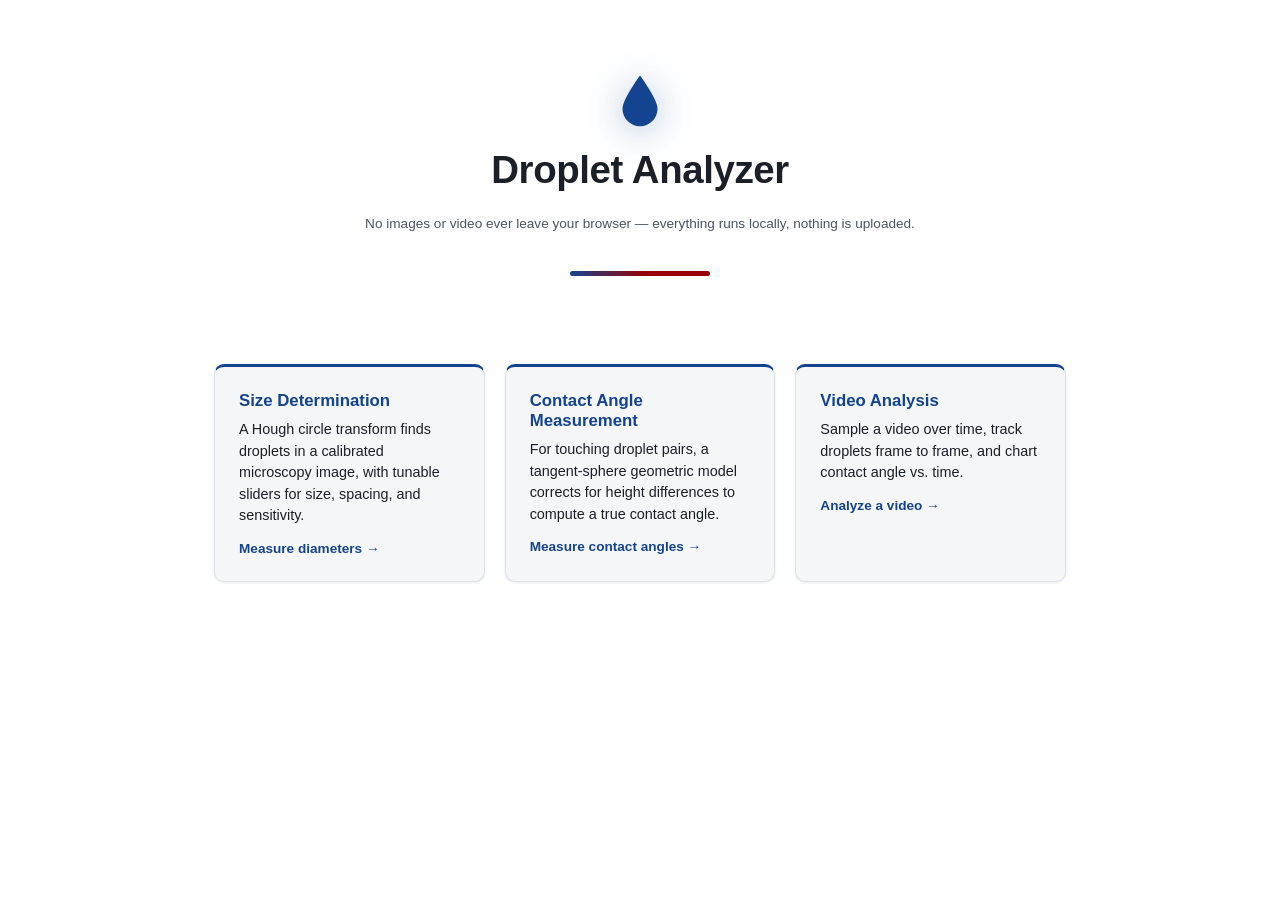
<file: index.html>
<!doctype html>
<html lang="en">
<head>
  <meta charset="utf-8" />
  <meta name="viewport" content="width=device-width, initial-scale=1" />
  <meta name="description" content="Measure droplet diameters and droplet-droplet contact angles from microscopy images and video, entirely in your browser — no uploads, no server." />
  <meta name="theme-color" content="#14448f" />
  <meta property="og:title" content="Droplet Analyzer" />
  <meta property="og:description" content="Measure droplet diameters and contact angles from microscopy images and video, entirely in your browser." />
  <meta property="og:type" content="website" />
  <link rel="icon" href="favicon.svg" type="image/svg+xml" />
  <title>Droplet Analyzer</title>
  <link rel="stylesheet" href="home.css" />
</head>
<body>
  <div class="shell">
    <header class="hero">
      <img src="favicon.svg" alt="" class="hero-mark" width="56" height="56" />
      <h1>Droplet Analyzer</h1>
      <p class="privacy-note">No images or video ever leave your browser — everything runs locally, nothing is uploaded.</p>
      <div class="divider" role="presentation"></div>
    </header>

    <section class="features">
      <a class="feature-card" href="size.html">
        <h2>Size Determination</h2>
        <p>A Hough circle transform finds droplets in a calibrated microscopy image, with tunable sliders for size, spacing, and sensitivity.</p>
        <span class="feature-link">Measure diameters &rarr;</span>
      </a>
      <a class="feature-card" href="contact-angle.html">
        <h2>Contact Angle Measurement</h2>
        <p>For touching droplet pairs, a tangent-sphere geometric model corrects for height differences to compute a true contact angle.</p>
        <span class="feature-link">Measure contact angles &rarr;</span>
      </a>
      <a class="feature-card" href="video.html">
        <h2>Video Analysis</h2>
        <p>Sample a video over time, track droplets frame to frame, and chart contact angle vs. time.</p>
        <span class="feature-link">Analyze a video &rarr;</span>
      </a>
    </section>
  </div>
</body>
</html>
</file>
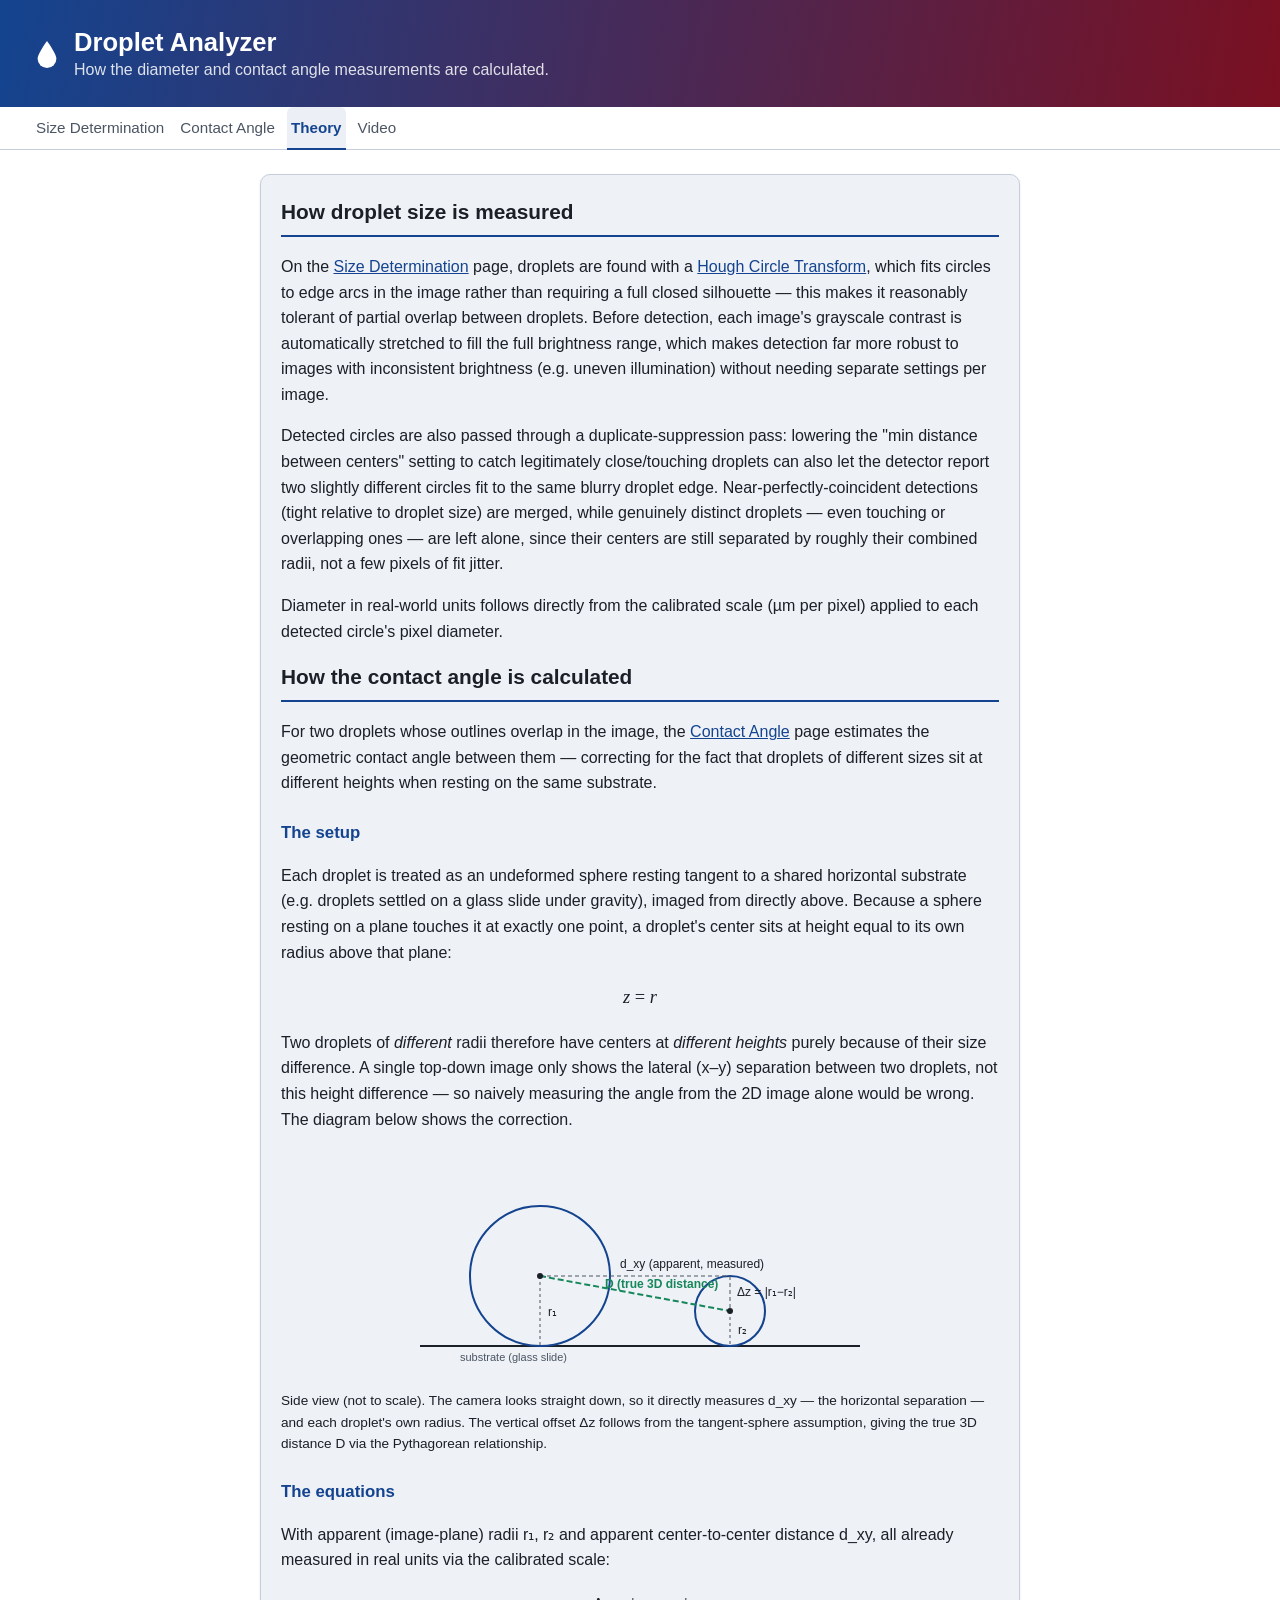
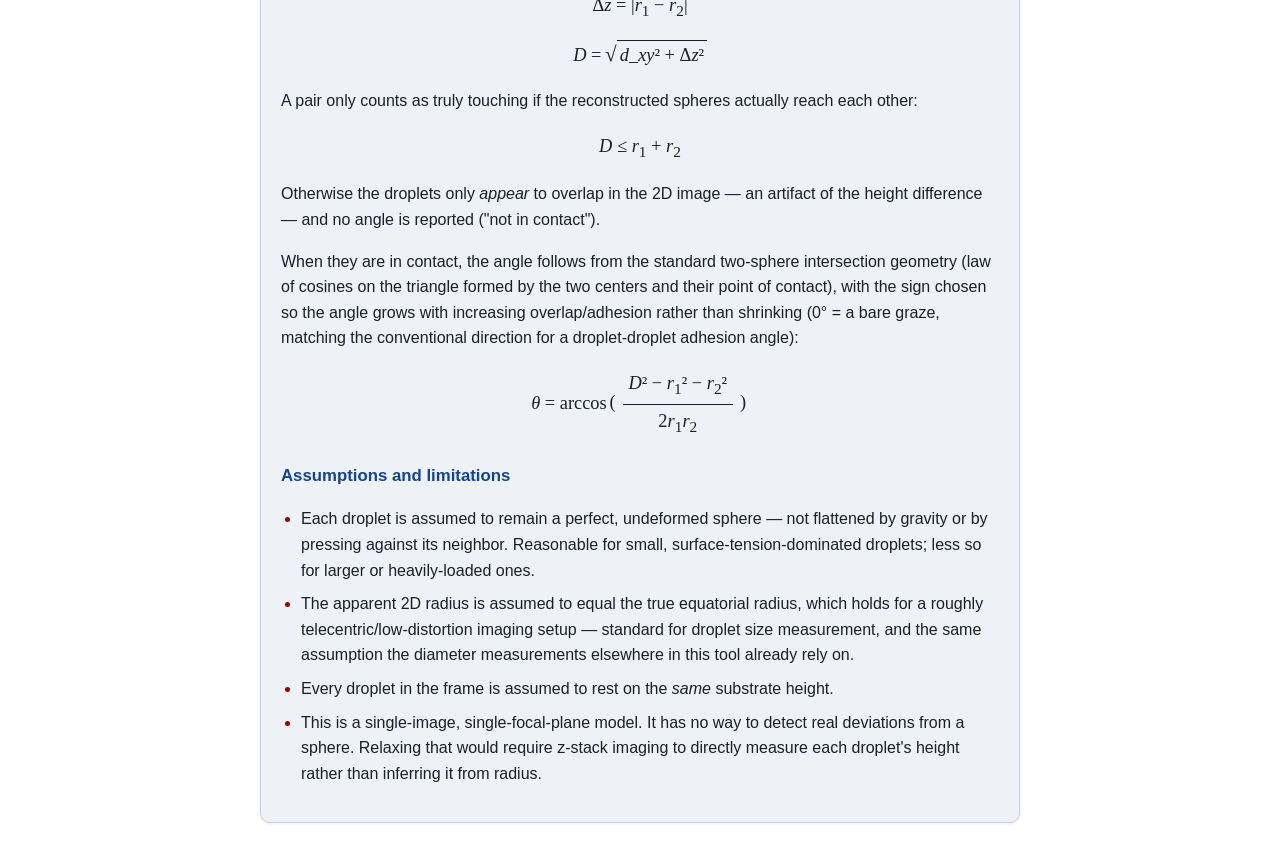
<file: theory.html>
<!doctype html>
<html lang="en">
<head>
  <meta charset="utf-8" />
  <meta name="viewport" content="width=device-width, initial-scale=1" />
  <meta name="description" content="How Droplet Analyzer calculates droplet diameter and droplet-droplet contact angle from a microscopy image." />
  <meta name="theme-color" content="#14448f" />
  <link rel="icon" href="favicon.svg" type="image/svg+xml" />
  <title>Droplet Analyzer — Theory</title>
  <link rel="stylesheet" href="style.css" />
</head>
<body>
  <header>
    <div class="header-inner">
      <a class="brand" href="index.html" aria-label="Droplet Analyzer home">
        <img src="favicon.svg" alt="" class="brand-mark" width="30" height="30" />
        <div>
          <h1>Droplet Analyzer</h1>
          <p class="subtitle">How the diameter and contact angle measurements are calculated.</p>
        </div>
      </a>
    </div>
  </header>

  <div class="shell">
  <nav class="tabs">
    <a class="tab-btn" href="size.html">Size Determination</a>
    <a class="tab-btn" href="contact-angle.html">Contact Angle</a>
    <a class="tab-btn active" href="theory.html" aria-current="page">Theory</a>
    <a class="tab-btn" href="video.html">Video</a>
  </nav>

  <main>
  <section class="theory-panel">
    <h2>How droplet size is measured</h2>
    <p>On the <a href="size.html">Size Determination</a> page, droplets are found with a <a href="https://docs.opencv.org/4.x/d3/de5/tutorial_js_houghcircles.html" target="_blank" rel="noopener">Hough Circle Transform</a>, which fits circles to edge arcs in the image rather than requiring a full closed silhouette — this makes it reasonably tolerant of partial overlap between droplets. Before detection, each image's grayscale contrast is automatically stretched to fill the full brightness range, which makes detection far more robust to images with inconsistent brightness (e.g. uneven illumination) without needing separate settings per image.</p>
    <p>Detected circles are also passed through a duplicate-suppression pass: lowering the "min distance between centers" setting to catch legitimately close/touching droplets can also let the detector report two slightly different circles fit to the same blurry droplet edge. Near-perfectly-coincident detections (tight relative to droplet size) are merged, while genuinely distinct droplets — even touching or overlapping ones — are left alone, since their centers are still separated by roughly their combined radii, not a few pixels of fit jitter.</p>
    <p>Diameter in real-world units follows directly from the calibrated scale (µm per pixel) applied to each detected circle's pixel diameter.</p>

    <h2>How the contact angle is calculated</h2>
    <p>For two droplets whose outlines overlap in the image, the <a href="contact-angle.html">Contact Angle</a> page estimates the geometric contact angle between them — correcting for the fact that droplets of different sizes sit at different heights when resting on the same substrate.</p>

    <h3>The setup</h3>
    <p>Each droplet is treated as an undeformed sphere resting tangent to a shared horizontal substrate (e.g. droplets settled on a glass slide under gravity), imaged from directly above. Because a sphere resting on a plane touches it at exactly one point, a droplet's center sits at height equal to its own radius above that plane:</p>
    <div class="eq"><span class="eq-var">z</span> = <span class="eq-var">r</span></div>
    <p>Two droplets of <em>different</em> radii therefore have centers at <em>different heights</em> purely because of their size difference. A single top-down image only shows the lateral (x–y) separation between two droplets, not this height difference — so naively measuring the angle from the 2D image alone would be wrong. The diagram below shows the correction.</p>

    <div class="theory-figure">
      <svg viewBox="0 0 480 220" role="img" aria-label="Side view of two droplets of different radii resting on a substrate, showing the apparent horizontal distance and the true 3D center-to-center distance">
        <line x1="20" y1="190" x2="460" y2="190" class="fig-substrate" />
        <circle cx="140" cy="120" r="70" class="fig-droplet" />
        <circle cx="330" cy="155" r="35" class="fig-droplet" />
        <line x1="140" y1="120" x2="140" y2="190" class="fig-dim" />
        <text x="148" y="160" class="fig-label">r₁</text>
        <line x1="330" y1="155" x2="330" y2="190" class="fig-dim" />
        <text x="338" y="178" class="fig-label">r₂</text>
        <line x1="140" y1="120" x2="330" y2="120" class="fig-dim-dashed" />
        <text x="220" y="112" class="fig-label">d_xy (apparent, measured)</text>
        <line x1="330" y1="120" x2="330" y2="155" class="fig-dim-dashed" />
        <text x="337" y="140" class="fig-label">Δz = |r₁−r₂|</text>
        <line x1="140" y1="120" x2="330" y2="155" class="fig-hyp" />
        <text x="205" y="132" class="fig-label fig-label-strong">D (true 3D distance)</text>
        <circle cx="140" cy="120" r="3" class="fig-center" />
        <circle cx="330" cy="155" r="3" class="fig-center" />
        <text x="60" y="205" class="fig-label fig-muted">substrate (glass slide)</text>
      </svg>
      <p class="hint">Side view (not to scale). The camera looks straight down, so it directly measures d_xy — the horizontal separation — and each droplet's own radius. The vertical offset Δz follows from the tangent-sphere assumption, giving the true 3D distance D via the Pythagorean relationship.</p>
    </div>

    <h3>The equations</h3>
    <p>With apparent (image-plane) radii r₁, r₂ and apparent center-to-center distance d_xy, all already measured in real units via the calibrated scale:</p>

    <div class="eq">Δ<span class="eq-var">z</span> = |<span class="eq-var">r</span><sub>1</sub> − <span class="eq-var">r</span><sub>2</sub>|</div>

    <div class="eq"><span class="eq-var">D</span> = <span class="eq-sqrt"><span class="eq-sqrt-inner"><span class="eq-var">d_xy</span>² + Δ<span class="eq-var">z</span>²</span></span></div>

    <p>A pair only counts as truly touching if the reconstructed spheres actually reach each other:</p>
    <div class="eq"><span class="eq-var">D</span> ≤ <span class="eq-var">r</span><sub>1</sub> + <span class="eq-var">r</span><sub>2</sub></div>
    <p>Otherwise the droplets only <em>appear</em> to overlap in the 2D image — an artifact of the height difference — and no angle is reported ("not in contact").</p>

    <p>When they are in contact, the angle follows from the standard two-sphere intersection geometry (law of cosines on the triangle formed by the two centers and their point of contact), with the sign chosen so the angle grows with increasing overlap/adhesion rather than shrinking (0° = a bare graze, matching the conventional direction for a droplet-droplet adhesion angle):</p>
    <div class="eq">
      <span class="eq-var">θ</span> = arccos<span class="eq-paren">(</span><span class="eq-frac"><span class="eq-num"><span class="eq-var">D</span>² − <span class="eq-var">r</span><sub>1</sub>² − <span class="eq-var">r</span><sub>2</sub>²</span><span class="eq-den">2<span class="eq-var">r</span><sub>1</sub><span class="eq-var">r</span><sub>2</sub></span></span><span class="eq-paren">)</span>
    </div>

    <h3>Assumptions and limitations</h3>
    <ul>
      <li>Each droplet is assumed to remain a perfect, undeformed sphere — not flattened by gravity or by pressing against its neighbor. Reasonable for small, surface-tension-dominated droplets; less so for larger or heavily-loaded ones.</li>
      <li>The apparent 2D radius is assumed to equal the true equatorial radius, which holds for a roughly telecentric/low-distortion imaging setup — standard for droplet size measurement, and the same assumption the diameter measurements elsewhere in this tool already rely on.</li>
      <li>Every droplet in the frame is assumed to rest on the <em>same</em> substrate height.</li>
      <li>This is a single-image, single-focal-plane model. It has no way to detect real deviations from a sphere. Relaxing that would require z-stack imaging to directly measure each droplet's height rather than inferring it from radius.</li>
    </ul>
  </section>
  </main>
  </div>
</body>
</html>
</file>
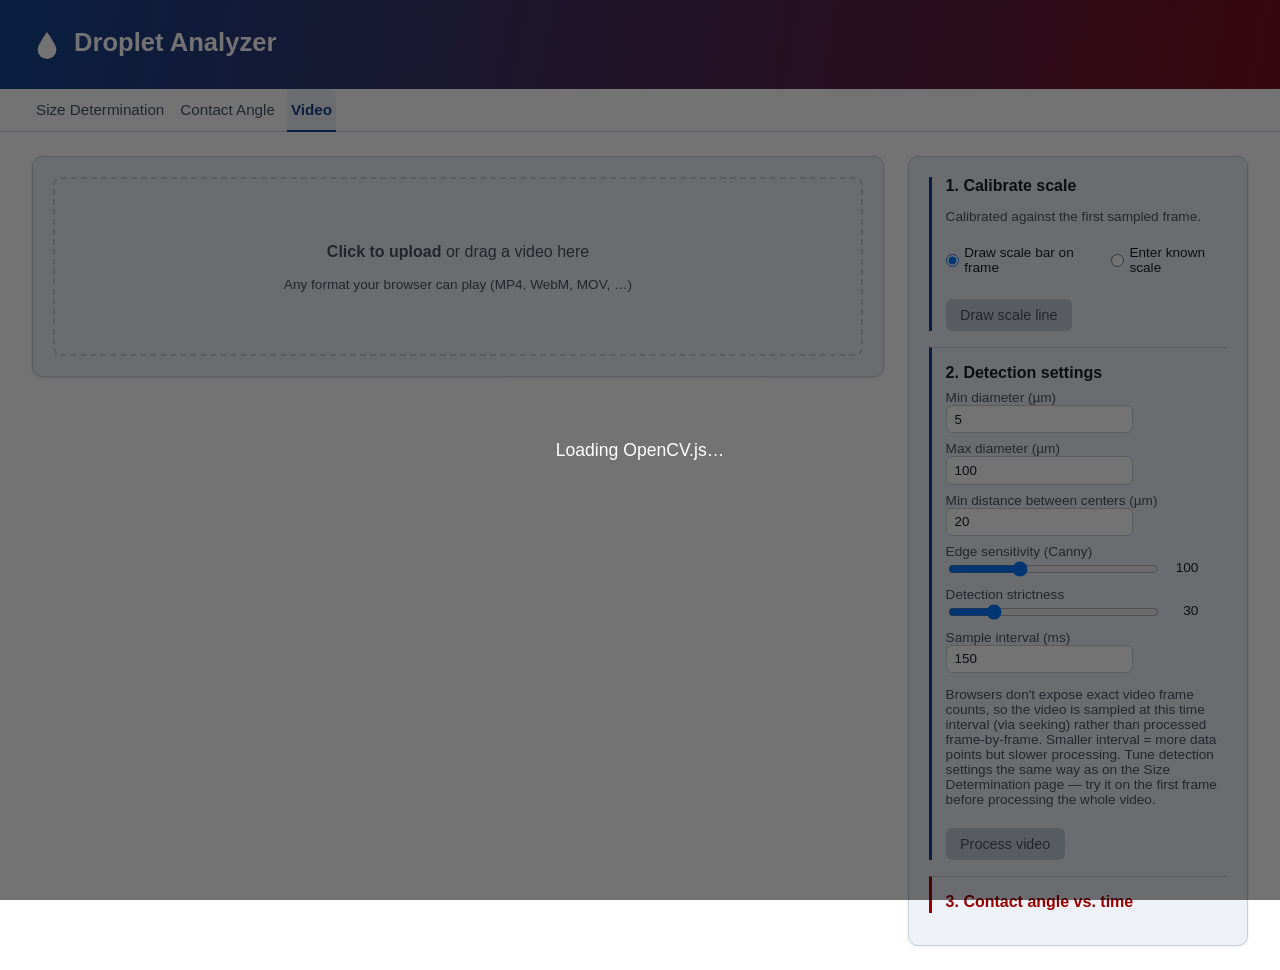
<file: video.html>
<!doctype html>
<html lang="en">
<head>
  <meta charset="utf-8" />
  <meta name="viewport" content="width=device-width, initial-scale=1" />
  <meta name="description" content="Measure droplet-droplet contact angle over time from a microscopy video, entirely in your browser — no uploads, no server." />
  <meta name="theme-color" content="#14448f" />
  <link rel="icon" href="favicon.svg" type="image/svg+xml" />
  <title>Droplet Analyzer — Video Analysis</title>
  <link rel="stylesheet" href="style.css" />
</head>
<body>
  <header>
    <div class="header-inner">
      <a class="brand" href="index.html" aria-label="Droplet Analyzer home">
        <img src="favicon.svg" alt="" class="brand-mark" width="30" height="30" />
        <div>
          <h1>Droplet Analyzer</h1>
        </div>
      </a>
    </div>
  </header>

  <div class="shell">
  <nav class="tabs">
    <a class="tab-btn" href="size.html">Size Determination</a>
    <a class="tab-btn" href="contact-angle.html">Contact Angle</a>
    <a class="tab-btn active" href="video.html" aria-current="page">Video</a>
  </nav>

  <main>
  <section class="analyze-grid">
    <section class="stage-panel">
      <div id="videoDropZone" class="drop-zone">
        <input type="file" id="videoFileInput" accept="video/*" hidden />
        <p><strong>Click to upload</strong> or drag a video here</p>
        <p class="hint">Any format your browser can play (MP4, WebM, MOV, …)</p>
      </div>

      <div id="videoStageWrap" class="stage-wrap hidden">
        <div class="stage" id="videoStage">
          <video id="videoEl" muted playsinline style="display:none"></video>
          <canvas id="videoCanvas"></canvas>
          <canvas id="videoOverlayCanvas"></canvas>
        </div>
        <p id="videoStageHint" class="hint"></p>

        <div id="videoScrubWrap" class="hidden">
          <input type="range" id="videoScrubber" min="0" max="0" value="0" step="1" />
          <p id="videoScrubHint" class="hint"></p>
        </div>
      </div>
    </section>

    <section class="control-panel">

      <div class="step" id="video-step-calibrate">
        <h2>1. Calibrate scale</h2>
        <p class="hint">Calibrated against the first sampled frame.</p>
        <div class="calib-mode-toggle">
          <label class="radio-label"><input type="radio" name="videoCalibMode" id="videoCalibModeDraw" value="draw" checked /> Draw scale bar on frame</label>
          <label class="radio-label"><input type="radio" name="videoCalibMode" id="videoCalibModeDirect" value="direct" /> Enter known scale</label>
        </div>

        <div id="videoCalibDrawMode">
          <button id="videoBtnDrawScale" disabled>Draw scale line</button>
          <div id="videoCalibrateForm" class="hidden">
            <label>Known length:
              <input type="number" id="videoKnownLength" min="0" step="any" placeholder="e.g. 100" />
              <select id="videoKnownUnit">
                <option value="um">µm</option>
                <option value="mm">mm</option>
                <option value="nm">nm</option>
              </select>
            </label>
            <button id="videoBtnConfirmScale">Confirm</button>
          </div>
        </div>

        <div id="videoCalibDirectMode" class="hidden">
          <label>Scale:
            <input type="number" id="videoDirectScaleValue" min="0" step="any" placeholder="e.g. 0.325" /> µm / pixel
          </label>
          <button id="videoBtnConfirmDirectScale">Set scale</button>
        </div>

        <p id="videoScaleResult" class="result-line hidden"></p>
      </div>

      <div class="step" id="video-step-detect">
        <h2>2. Detection settings</h2>
        <label>Min diameter (µm)
          <input type="number" id="videoMinDiameterUm" min="0.01" step="any" value="5" />
        </label>
        <label>Max diameter (µm)
          <input type="number" id="videoMaxDiameterUm" min="0.01" step="any" value="100" />
        </label>
        <label>Min distance between centers (µm)
          <input type="number" id="videoMinDistUm" min="0.01" step="any" value="20" />
        </label>
        <label>Edge sensitivity (Canny)
          <input type="range" id="videoParam1" min="1" max="300" value="100" />
          <span class="val" id="videoParam1Val">100</span>
        </label>
        <label>Detection strictness
          <input type="range" id="videoParam2" min="1" max="150" value="30" />
          <span class="val" id="videoParam2Val">30</span>
        </label>
        <label>Sample interval (ms)
          <input type="number" id="sampleIntervalMs" min="10" step="10" value="150" />
        </label>
        <p class="hint">Browsers don't expose exact video frame counts, so the video is sampled at this time interval (via seeking) rather than processed frame-by-frame. Smaller interval = more data points but slower processing. Tune detection settings the same way as on the Size Determination page — try it on the first frame before processing the whole video.</p>
        <button id="btnProcessVideo" disabled>Process video</button>
        <div id="videoProgressWrap" class="hidden">
          <progress id="videoProgress" value="0" max="100"></progress>
          <span id="videoProgressLabel" class="hint"></span>
          <button id="btnCancelVideo">Cancel</button>
        </div>
      </div>

      <div class="step" id="video-step-results">
        <h2>3. Contact angle vs. time</h2>
        <canvas id="angleChartCanvas" width="320" height="180" class="hidden"></canvas>
        <div id="angleChartLegend" class="chart-legend"></div>
        <div id="videoContactTableWrap" class="table-wrap hidden">
          <table id="videoContactTable">
            <thead><tr><th>Time (s)</th><th>Pair</th><th>Angle (°)</th></tr></thead>
            <tbody></tbody>
          </table>
        </div>
        <button id="btnExportVideoCsv" class="hidden">Download angle-vs-time CSV</button>
      </div>

    </section>
  </section>
  </main>
  </div>

  <div id="loadingOverlay" class="loading-overlay hidden">
    <p>Loading OpenCV.js&hellip;</p>
  </div>

  <script async src="https://docs.opencv.org/4.9.0/opencv.js" onload="onOpenCvReady()"></script>
  <script src="common.js"></script>
  <script src="video.js"></script>
</body>
</html>
</file>
<file: home.css>
:root {
  --bg: #ffffff;
  --panel: #f5f6f8;
  --border: #dde1e8;
  --text: #1b1f27;
  --muted: #4b5563;
  --accent: #14448f;
  --accent-hover: #1d56ac;
  --red: #990000;
  --red-hover: #b30000;
}

* { box-sizing: border-box; }

body {
  margin: 0;
  font-family: -apple-system, BlinkMacSystemFont, "Segoe UI", Roboto, Helvetica, Arial, sans-serif;
  background: var(--bg);
  color: var(--text);
}

.shell {
  max-width: 900px;
  margin: 0 auto;
  padding: 0 1.5rem;
}

.hero {
  text-align: center;
  padding: 4.5rem 0 3rem;
}

.hero-mark {
  filter: drop-shadow(0 4px 18px rgba(20, 68, 143, 0.35));
  margin-bottom: 1rem;
}

.hero h1 {
  margin: 0 0 0.75rem;
  font-size: 2.4rem;
  letter-spacing: -0.01em;
}

.privacy-note {
  color: var(--muted);
  font-size: 0.85rem;
  margin-top: 1.5rem;
}

.divider {
  height: 5px;
  width: 140px;
  margin: 2.5rem auto;
  border-radius: 3px;
  background: linear-gradient(90deg, var(--accent), var(--red) 55%);
}

.features {
  display: grid;
  grid-template-columns: repeat(3, 1fr);
  gap: 1.25rem;
  padding-bottom: 3rem;
}

@media (max-width: 720px) {
  .features { grid-template-columns: 1fr; }
  .hero { padding: 3rem 0 2rem; }
}

.feature-card {
  display: block;
  background: var(--panel);
  border: 1px solid var(--border);
  border-top: 3px solid var(--accent);
  border-radius: 10px;
  padding: 1.5rem;
  box-shadow: 0 1px 3px rgba(0, 0, 0, 0.08);
  text-decoration: none;
  transition: box-shadow 0.15s, transform 0.15s;
}

.feature-card:hover {
  box-shadow: 0 4px 14px rgba(0, 0, 0, 0.1);
  transform: translateY(-1px);
}

.feature-card h2 {
  font-size: 1.05rem;
  margin: 0 0 0.5rem;
  color: var(--accent);
}
.feature-card p {
  margin: 0 0 0.75rem;
  color: var(--text);
  font-size: 0.9rem;
  line-height: 1.5;
}

.feature-card .feature-link {
  font-size: 0.85rem;
  font-weight: 600;
  color: var(--accent);
}
</file>
<file: style.css>
:root {
  --bg: #ffffff;
  --panel: #eef1f6;
  --border: #c7cedb;
  --text: #1b1f27;
  --muted: #4b5563;
  --accent: #14448f;
  --accent-hover: #1d56ac;
  --good: #16875a;
  --red: #990000;
  --red-hover: #b30000;
}

* { box-sizing: border-box; }

body {
  margin: 0;
  font-family: -apple-system, BlinkMacSystemFont, "Segoe UI", Roboto, Helvetica, Arial, sans-serif;
  background: var(--bg);
  color: var(--text);
}

a { color: var(--accent); }
a:hover { color: var(--accent-hover); }

.shell {
  max-width: 1400px;
  margin: 0 auto;
}

header {
  background: linear-gradient(100deg, var(--accent), var(--red) 130%);
}

.header-inner {
  max-width: 1400px;
  margin: 0 auto;
  padding: 1.75rem 2rem;
}

.brand {
  display: flex;
  align-items: center;
  gap: 0.75rem;
  text-decoration: none;
  color: inherit;
  width: fit-content;
}
.brand-mark { flex: none; filter: brightness(0) invert(1); }

header h1 { margin: 0 0 0.25rem; font-size: 1.6rem; color: #fff; }
header .subtitle { margin: 0; color: rgba(255, 255, 255, 0.85); }

main {
  padding: 1.5rem 2rem;
}

.analyze-grid {
  display: grid;
  grid-template-columns: 1fr 340px;
  gap: 1.5rem;
  align-items: start;
}

@media (max-width: 900px) {
  .analyze-grid { grid-template-columns: 1fr; }
}

.stage-panel, .control-panel, .theory-panel {
  background: var(--panel);
  border: 1px solid var(--border);
  border-radius: 10px;
  padding: 1.25rem;
  box-shadow: 0 1px 3px rgba(0, 0, 0, 0.08);
}

.theory-panel {
  max-width: 760px;
  margin: 0 auto;
  line-height: 1.6;
}
.theory-panel h2 {
  margin-top: 0;
  font-size: 1.3rem;
  padding-bottom: 0.4rem;
  border-bottom: 2px solid var(--accent);
}
.theory-panel h3 { font-size: 1.05rem; margin: 1.5rem 0 0.5rem; color: var(--accent); }
.theory-panel p { color: var(--text); }
.theory-panel ul { padding-left: 1.25rem; }
.theory-panel li { margin-bottom: 0.5rem; color: var(--text); }
.theory-panel li::marker { color: var(--red); }

/* ---------- tab nav ---------- */
.tabs {
  display: flex;
  gap: 0.5rem;
  padding: 0 2rem;
  border-bottom: 1px solid var(--border);
}
.tab-btn {
  background: none;
  border: none;
  border-radius: 0;
  color: var(--muted);
  font-size: 0.95rem;
  padding: 0.75rem 0.25rem;
  margin: 0 0 -1px;
  border-bottom: 2px solid transparent;
  cursor: pointer;
  text-decoration: none;
  display: inline-block;
}
.tab-btn:hover:not(:disabled) { background: none; color: var(--text); }
.tab-btn.active {
  color: var(--accent);
  border-bottom-color: var(--accent);
  font-weight: 600;
  background: rgba(20, 68, 143, 0.08);
  border-radius: 6px 6px 0 0;
}

.drop-zone {
  border: 2px dashed var(--border);
  border-radius: 8px;
  padding: 3rem 1rem;
  text-align: center;
  cursor: pointer;
  color: var(--muted);
}
.drop-zone:hover, .drop-zone.dragover {
  border-color: var(--accent);
  color: var(--text);
}
.drop-zone .hint { font-size: 0.85rem; margin-top: 0.25rem; }

.stage-wrap.hidden, .hidden { display: none !important; }

.stage {
  position: relative;
  max-width: 100%;
  line-height: 0;
}
.stage canvas {
  max-width: 100%;
  height: auto;
}
#imgCanvas { display: block; }
#overlayCanvas {
  position: absolute;
  top: 0;
  left: 0;
  cursor: crosshair;
}

.hint { color: var(--muted); font-size: 0.85rem; }

.step {
  border-top: 1px solid var(--border);
  padding-top: 1rem;
  margin-top: 1rem;
  border-left: 3px solid var(--accent);
  padding-left: 0.85rem;
}
.step:first-child { border-top: none; margin-top: 0; padding-top: 0; }

.step h2 { font-size: 1rem; margin: 0 0 0.5rem; }

#step-results, #video-step-results { border-left-color: var(--red); }
#step-results h2, #video-step-results h2 { color: var(--red); }

#contactSection { border-top: 1px solid var(--border); margin-top: 1rem; padding-top: 1rem; }
#contactSection h3 { font-size: 0.9rem; margin: 0 0 0.35rem; }

label {
  display: block;
  font-size: 0.85rem;
  color: var(--muted);
  margin: 0.5rem 0 0.25rem;
}

input[type="range"] { width: 75%; vertical-align: middle; }
.val { display: inline-block; width: 2.5em; text-align: right; color: var(--text); font-variant-numeric: tabular-nums; }

input[type="number"], select {
  background: var(--bg);
  color: var(--text);
  border: 1px solid var(--border);
  border-radius: 6px;
  padding: 0.35rem 0.5rem;
}

button {
  background: var(--accent);
  color: #fff;
  border: none;
  border-radius: 6px;
  padding: 0.5rem 0.9rem;
  font-size: 0.9rem;
  cursor: pointer;
  margin-top: 0.5rem;
}
button:hover:not(:disabled) { background: var(--accent-hover); }
button:disabled { background: var(--border); color: var(--muted); cursor: not-allowed; }

.export-row { display: flex; gap: 0.5rem; flex-wrap: wrap; }
.btn-secondary-action {
  background: none;
  color: var(--accent);
  border: 1px solid var(--border);
}
.btn-secondary-action:hover:not(:disabled) { border-color: var(--accent); background: none; }

#calibrateForm { margin-top: 0.75rem; }

.calib-mode-toggle {
  display: flex;
  gap: 1rem;
  margin-bottom: 0.75rem;
  font-size: 0.85rem;
}
.radio-label {
  display: flex;
  align-items: center;
  gap: 0.35rem;
  color: var(--text);
  font-weight: normal;
  cursor: pointer;
}
.radio-label input { margin: 0; }

#calibDirectMode label,
#videoCalibDirectMode label { display: flex; align-items: center; gap: 0.4rem; }
#calibDirectMode input[type="number"],
#videoCalibDirectMode input[type="number"] { width: 6rem; }

/* ---------- video tab ---------- */
#videoScrubWrap { margin-top: 0.75rem; }
#videoScrubber { width: 100%; }

#videoProgressWrap {
  display: flex;
  align-items: center;
  gap: 0.6rem;
  margin-top: 0.6rem;
  flex-wrap: wrap;
}
progress {
  flex: 1 1 auto;
  min-width: 8rem;
  height: 0.6rem;
  accent-color: var(--accent);
}
#videoProgressLabel { white-space: nowrap; }
#btnCancelVideo { margin: 0; background: var(--red); color: #fff; }
#btnCancelVideo:hover:not(:disabled) { background: var(--red-hover); }

#angleChartCanvas {
  width: 100%;
  height: 180px;
  background: var(--bg);
  border: 1px solid var(--border);
  border-radius: 6px;
  margin-bottom: 0.75rem;
}

.chart-legend {
  display: flex;
  flex-wrap: wrap;
  gap: 0.5rem 1rem;
  font-size: 0.8rem;
  margin: -0.4rem 0 0.75rem;
  color: var(--muted);
}
.chart-legend span { display: inline-flex; align-items: center; gap: 0.35rem; }
.chart-legend .swatch { width: 0.7em; height: 0.7em; border-radius: 2px; display: inline-block; }

.result-line {
  color: var(--good);
  font-weight: 600;
  margin-top: 0.5rem;
}

/* ---------- equations ---------- */
.eq {
  font-family: "Cambria Math", Cambria, Georgia, "Times New Roman", serif;
  font-size: 1.15rem;
  text-align: center;
  margin: 1.1rem 0;
}
.eq-var { font-style: italic; }
.eq-paren { padding: 0 0.15em; }
.eq-frac {
  display: inline-flex;
  flex-direction: column;
  vertical-align: middle;
  text-align: center;
  margin: 0 0.25em;
}
.eq-num { border-bottom: 1.5px solid currentColor; padding: 0 0.3em 0.15em; }
.eq-den { padding: 0.15em 0.3em 0; }
.eq-sqrt {
  display: inline-flex;
  align-items: flex-start;
  padding-left: 0.6em;
  position: relative;
}
.eq-sqrt::before {
  content: "√";
  position: absolute;
  left: -0.05em;
  top: -0.1em;
  font-size: 1.15em;
}
.eq-sqrt-inner { border-top: 1.5px solid currentColor; padding: 0 0.15em; }

/* ---------- theory figure ---------- */
.theory-figure { margin: 1.5rem 0; }
.theory-figure svg {
  width: 100%;
  max-width: 480px;
  height: auto;
  display: block;
  margin: 0 auto;
}
.fig-substrate { stroke: var(--text); stroke-width: 2; }
.fig-droplet { fill: none; stroke: var(--accent); stroke-width: 2; }
.fig-dim { stroke: var(--muted); stroke-width: 1; stroke-dasharray: 3 3; }
.fig-dim-dashed { stroke: var(--muted); stroke-width: 1; stroke-dasharray: 4 3; }
.fig-hyp { stroke: var(--good); stroke-width: 2; stroke-dasharray: 6 3; }
.fig-center { fill: var(--text); }
.fig-label { fill: var(--text); font-size: 12px; font-family: -apple-system, sans-serif; }
.fig-label-strong { fill: var(--good); font-weight: 600; }
.fig-muted { fill: var(--muted); font-size: 11px; }

.stats-box {
  display: grid;
  grid-template-columns: 1fr 1fr;
  gap: 0.35rem 1rem;
  font-size: 0.85rem;
  margin-bottom: 0.75rem;
}
.stats-box strong { color: var(--text); }
.stats-box span.label { color: var(--muted); }

#histCanvas {
  width: 100%;
  height: 160px;
  background: var(--bg);
  border: 1px solid var(--border);
  border-radius: 6px;
  margin-bottom: 0.75rem;
}

.table-wrap {
  max-height: 220px;
  overflow-y: auto;
  border: 1px solid var(--border);
  border-radius: 6px;
  margin-bottom: 0.5rem;
}
table { width: 100%; border-collapse: collapse; font-size: 0.82rem; }
th, td { padding: 0.3rem 0.5rem; text-align: right; }
th:first-child, td:first-child { text-align: left; }
thead th {
  position: sticky;
  top: 0;
  background: var(--panel);
  border-bottom: 1px solid var(--border);
}
tbody tr:nth-child(odd) { background: rgba(127,127,127,0.06); }

.loading-overlay {
  position: fixed;
  inset: 0;
  background: rgba(0,0,0,0.55);
  display: flex;
  align-items: center;
  justify-content: center;
  color: #fff;
  font-size: 1.1rem;
  z-index: 50;
}
</file>
